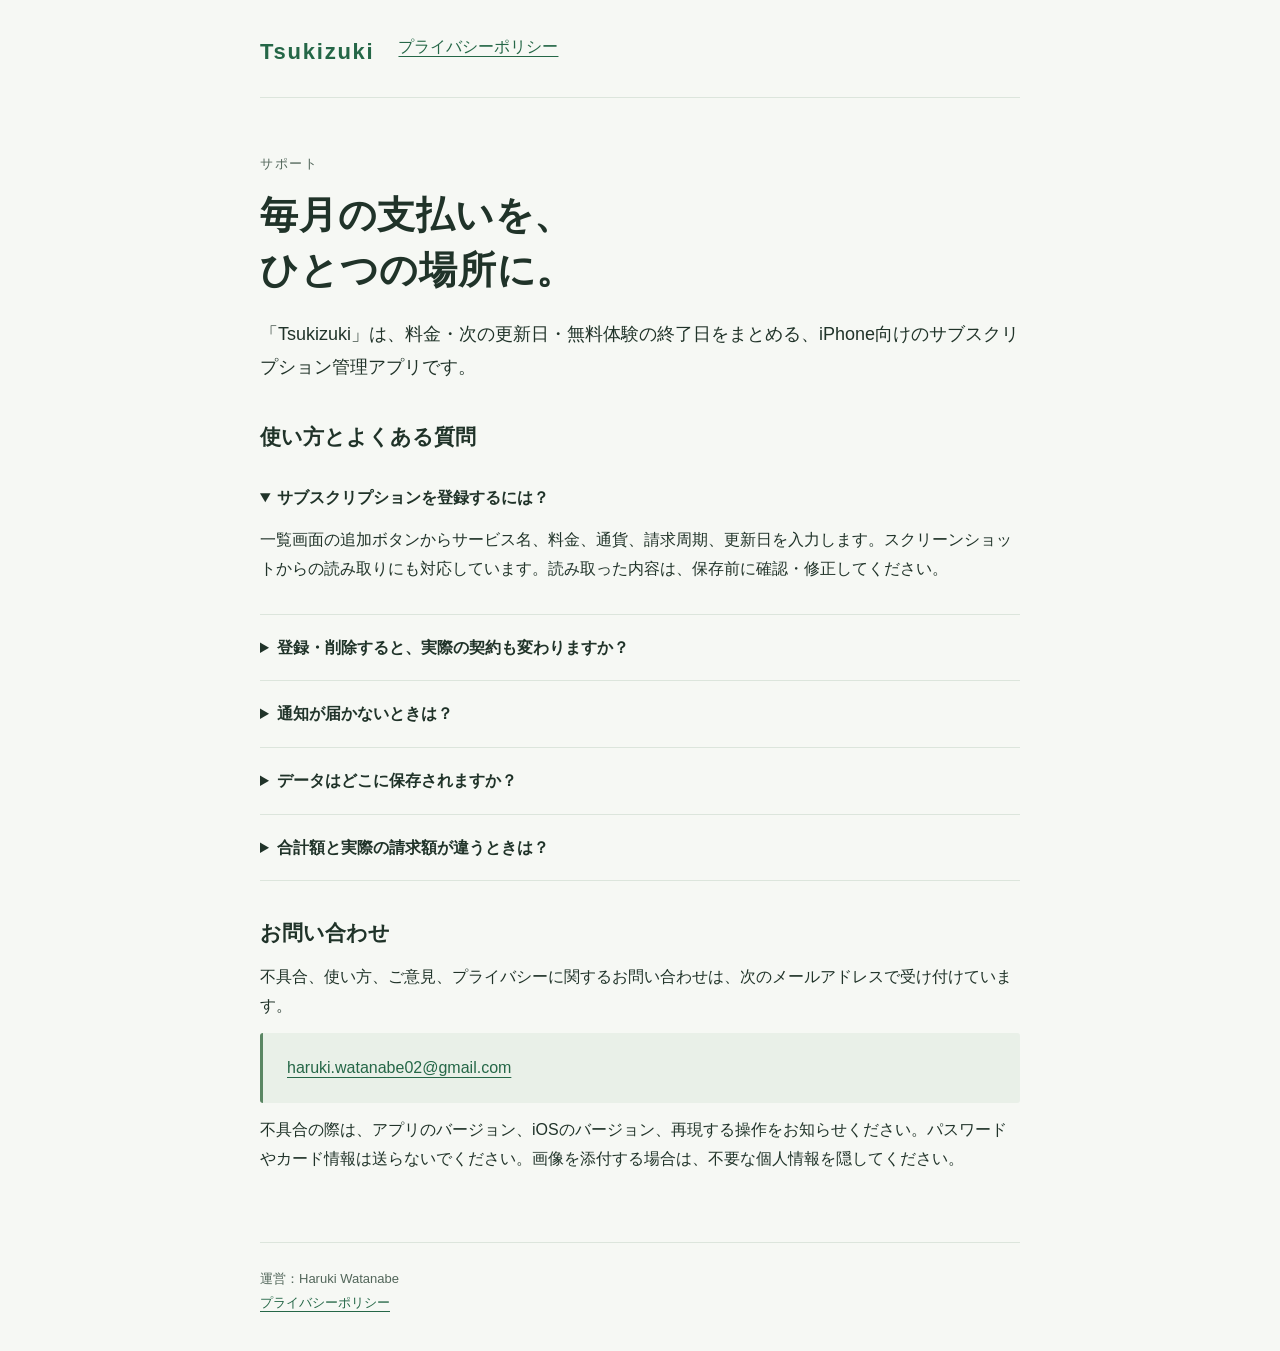
<file: tsukizuki/index.html>
<!doctype html>
<html lang="ja"><head><meta charset="utf-8"><meta name="viewport" content="width=device-width,initial-scale=1"><meta name="description" content="サブスクリプション管理アプリ「Tsukizuki」のサポートとお問い合わせ。"><title>Tsukizuki｜サポート</title><link rel="stylesheet" href="style.css"><link rel="icon" type="image/png" href="favicon.png"><link rel="apple-touch-icon" href="favicon.png"></head><body>
<header><nav aria-label="メインナビゲーション"><a class="brand" href="./">Tsukizuki</a><a href="privacy/">プライバシーポリシー</a></nav></header>
<main><p class="label">サポート</p><h1>毎月の支払いを、<br>ひとつの場所に。</h1><p class="lead">「Tsukizuki」は、料金・次の更新日・無料体験の終了日をまとめる、iPhone向けのサブスクリプション管理アプリです。</p>
<h2>使い方とよくある質問</h2>
<details open><summary>サブスクリプションを登録するには？</summary><p>一覧画面の追加ボタンからサービス名、料金、通貨、請求周期、更新日を入力します。スクリーンショットからの読み取りにも対応しています。読み取った内容は、保存前に確認・修正してください。</p></details>
<details><summary>登録・削除すると、実際の契約も変わりますか？</summary><p>Tsukizukiは契約情報を記録するアプリです。アプリ内の登録・解約済みへの変更・削除で、実際の契約や支払いは変わりません。契約の解約は、契約先またはAppleのサブスクリプション管理画面で行ってください。</p></details>
<details><summary>通知が届かないときは？</summary><p>各サブスクリプションの通知設定と、iPhoneの「設定」→「通知」でTsukizukiの通知許可を確認してください。集中モードや通知の要約によって、通知が遅れたり表示されなかったりすることがあります。</p></details>
<details><summary>データはどこに保存されますか？</summary><p>登録内容は端末に保存されます。iCloudが利用できる場合は、ご自身のiCloudプライベートデータベースを通じて同期します。開発者が登録内容を閲覧する機能はありません。詳しくは<a href="privacy/">プライバシーポリシー</a>をご確認ください。</p></details>
<details><summary>合計額と実際の請求額が違うときは？</summary><p>月額・年額への換算と外貨換算は目安です。支払い周期、為替レート、手数料、契約先の請求条件によって実際の請求額とは異なります。オフライン時は最後に取得した為替レートを使います。</p></details>
<h2>お問い合わせ</h2><p>不具合、使い方、ご意見、プライバシーに関するお問い合わせは、次のメールアドレスで受け付けています。</p><p class="note contact"><a href="mailto:haruki.watanabe02@gmail.com">haruki.watanabe02@gmail.com</a></p><p>不具合の際は、アプリのバージョン、iOSのバージョン、再現する操作をお知らせください。パスワードやカード情報は送らないでください。画像を添付する場合は、不要な個人情報を隠してください。</p>
</main><footer>運営：Haruki Watanabe<br><a href="privacy/">プライバシーポリシー</a></footer></body></html>
</file>
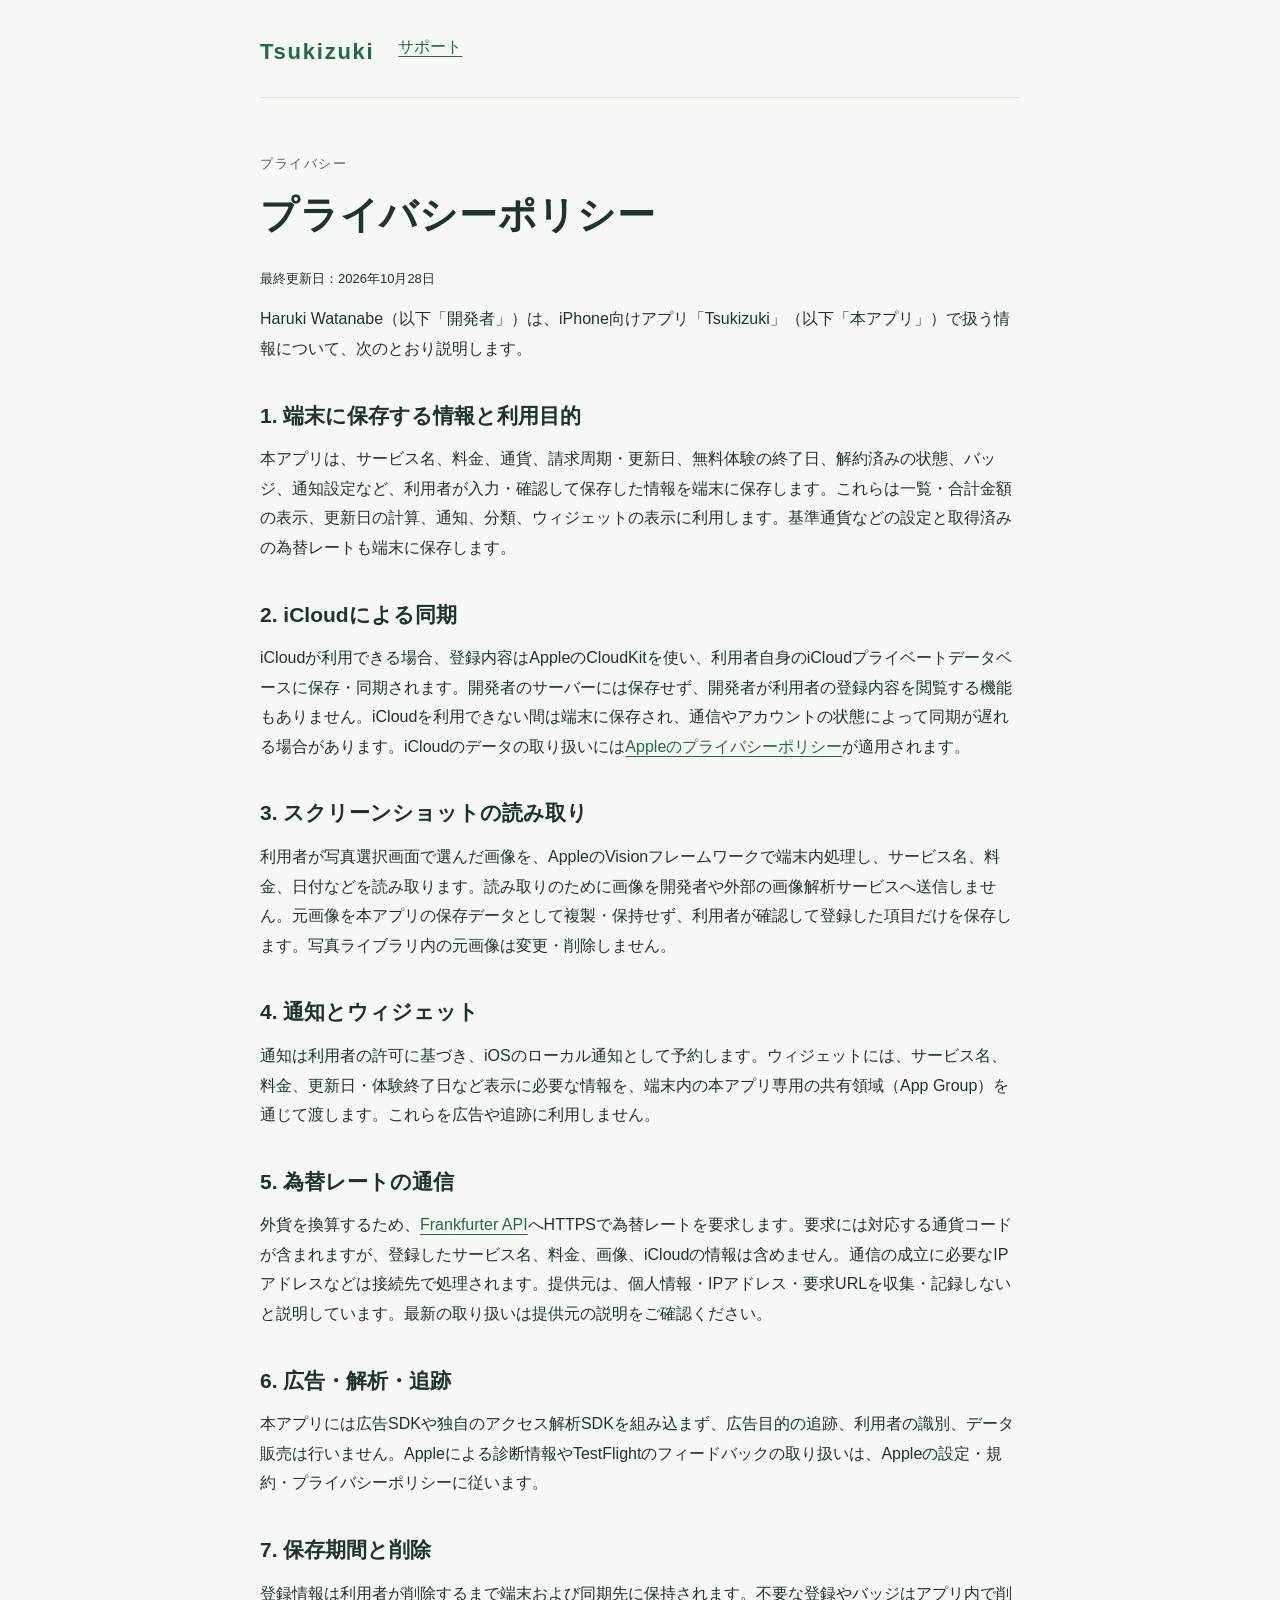
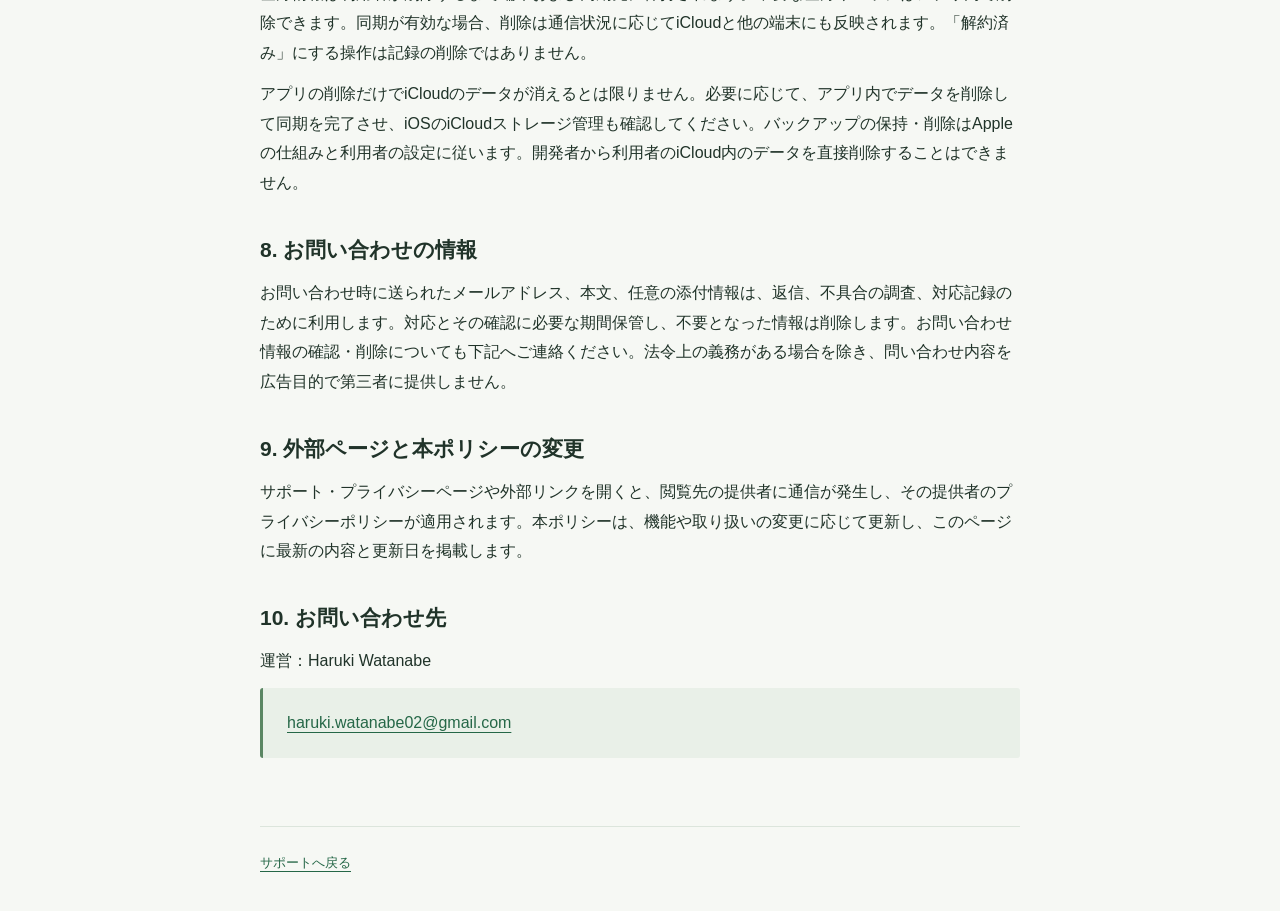
<file: tsukizuki/privacy/index.html>
<!doctype html>
<html lang="ja"><head><meta charset="utf-8"><meta name="viewport" content="width=device-width,initial-scale=1"><meta name="description" content="Tsukizukiのデータ保存、iCloud同期、画像読み取り、為替通信、削除方法に関するプライバシーポリシー。"><title>プライバシーポリシー｜Tsukizuki</title><link rel="stylesheet" href="../style.css"><link rel="icon" type="image/png" href="../favicon.png"><link rel="apple-touch-icon" href="../favicon.png"></head><body>
<header><nav aria-label="メインナビゲーション"><a class="brand" href="../">Tsukizuki</a><a href="../">サポート</a></nav></header>
<main><p class="label">プライバシー</p><h1>プライバシーポリシー</h1><p><small>最終更新日：2026年10月28日</small></p><p>Haruki Watanabe（以下「開発者」）は、iPhone向けアプリ「Tsukizuki」（以下「本アプリ」）で扱う情報について、次のとおり説明します。</p>
<h2>1. 端末に保存する情報と利用目的</h2><p>本アプリは、サービス名、料金、通貨、請求周期・更新日、無料体験の終了日、解約済みの状態、バッジ、通知設定など、利用者が入力・確認して保存した情報を端末に保存します。これらは一覧・合計金額の表示、更新日の計算、通知、分類、ウィジェットの表示に利用します。基準通貨などの設定と取得済みの為替レートも端末に保存します。</p>
<h2>2. iCloudによる同期</h2><p>iCloudが利用できる場合、登録内容はAppleのCloudKitを使い、利用者自身のiCloudプライベートデータベースに保存・同期されます。開発者のサーバーには保存せず、開発者が利用者の登録内容を閲覧する機能もありません。iCloudを利用できない間は端末に保存され、通信やアカウントの状態によって同期が遅れる場合があります。iCloudのデータの取り扱いには<a href="https://www.apple.com/legal/privacy/jp/">Appleのプライバシーポリシー</a>が適用されます。</p>
<h2>3. スクリーンショットの読み取り</h2><p>利用者が写真選択画面で選んだ画像を、AppleのVisionフレームワークで端末内処理し、サービス名、料金、日付などを読み取ります。読み取りのために画像を開発者や外部の画像解析サービスへ送信しません。元画像を本アプリの保存データとして複製・保持せず、利用者が確認して登録した項目だけを保存します。写真ライブラリ内の元画像は変更・削除しません。</p>
<h2>4. 通知とウィジェット</h2><p>通知は利用者の許可に基づき、iOSのローカル通知として予約します。ウィジェットには、サービス名、料金、更新日・体験終了日など表示に必要な情報を、端末内の本アプリ専用の共有領域（App Group）を通じて渡します。これらを広告や追跡に利用しません。</p>
<h2>5. 為替レートの通信</h2><p>外貨を換算するため、<a href="https://frankfurter.dev/">Frankfurter API</a>へHTTPSで為替レートを要求します。要求には対応する通貨コードが含まれますが、登録したサービス名、料金、画像、iCloudの情報は含めません。通信の成立に必要なIPアドレスなどは接続先で処理されます。提供元は、個人情報・IPアドレス・要求URLを収集・記録しないと説明しています。最新の取り扱いは提供元の説明をご確認ください。</p>
<h2>6. 広告・解析・追跡</h2><p>本アプリには広告SDKや独自のアクセス解析SDKを組み込まず、広告目的の追跡、利用者の識別、データ販売は行いません。Appleによる診断情報やTestFlightのフィードバックの取り扱いは、Appleの設定・規約・プライバシーポリシーに従います。</p>
<h2>7. 保存期間と削除</h2><p>登録情報は利用者が削除するまで端末および同期先に保持されます。不要な登録やバッジはアプリ内で削除できます。同期が有効な場合、削除は通信状況に応じてiCloudと他の端末にも反映されます。「解約済み」にする操作は記録の削除ではありません。</p><p>アプリの削除だけでiCloudのデータが消えるとは限りません。必要に応じて、アプリ内でデータを削除して同期を完了させ、iOSのiCloudストレージ管理も確認してください。バックアップの保持・削除はAppleの仕組みと利用者の設定に従います。開発者から利用者のiCloud内のデータを直接削除することはできません。</p>
<h2>8. お問い合わせの情報</h2><p>お問い合わせ時に送られたメールアドレス、本文、任意の添付情報は、返信、不具合の調査、対応記録のために利用します。対応とその確認に必要な期間保管し、不要となった情報は削除します。お問い合わせ情報の確認・削除についても下記へご連絡ください。法令上の義務がある場合を除き、問い合わせ内容を広告目的で第三者に提供しません。</p>
<h2>9. 外部ページと本ポリシーの変更</h2><p>サポート・プライバシーページや外部リンクを開くと、閲覧先の提供者に通信が発生し、その提供者のプライバシーポリシーが適用されます。本ポリシーは、機能や取り扱いの変更に応じて更新し、このページに最新の内容と更新日を掲載します。</p>
<h2>10. お問い合わせ先</h2><p>運営：Haruki Watanabe</p><p class="note contact"><a href="mailto:haruki.watanabe02@gmail.com">haruki.watanabe02@gmail.com</a></p>
</main><footer><a href="../">サポートへ戻る</a></footer></body></html>
</file>
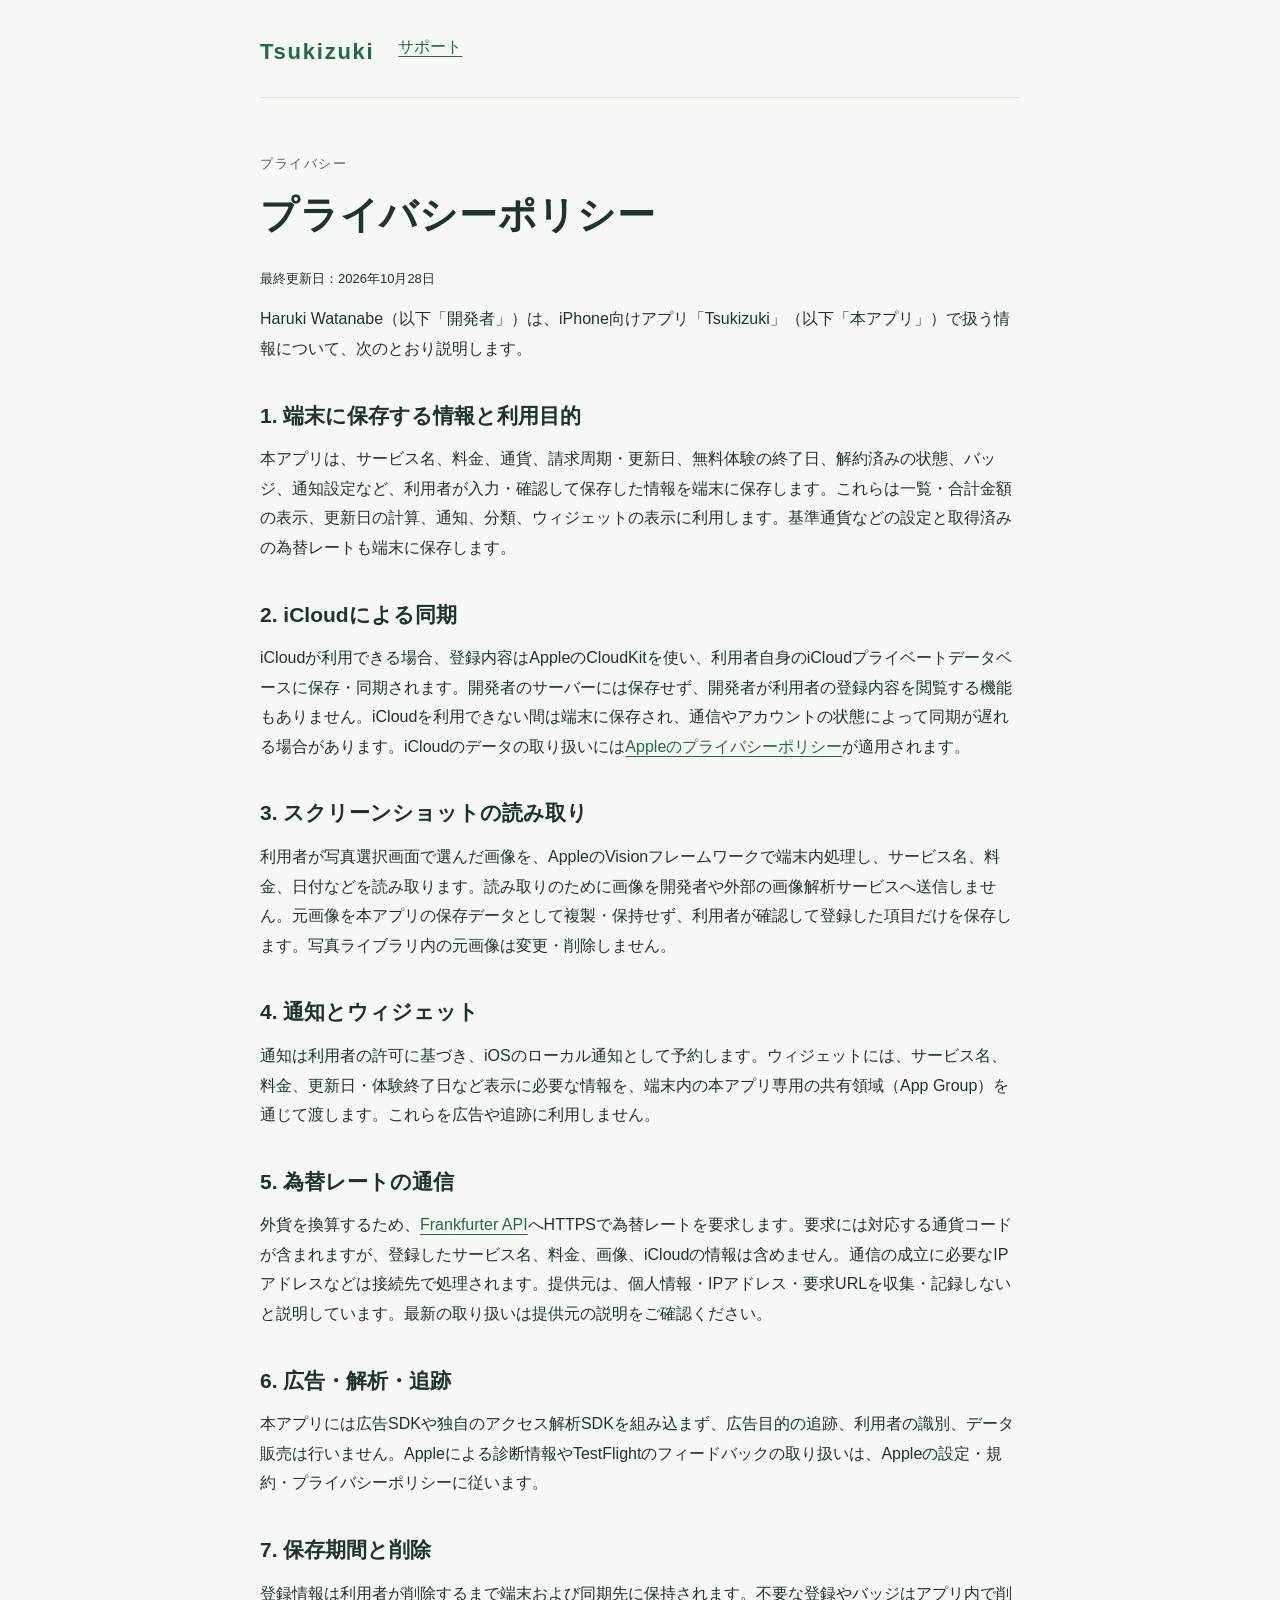
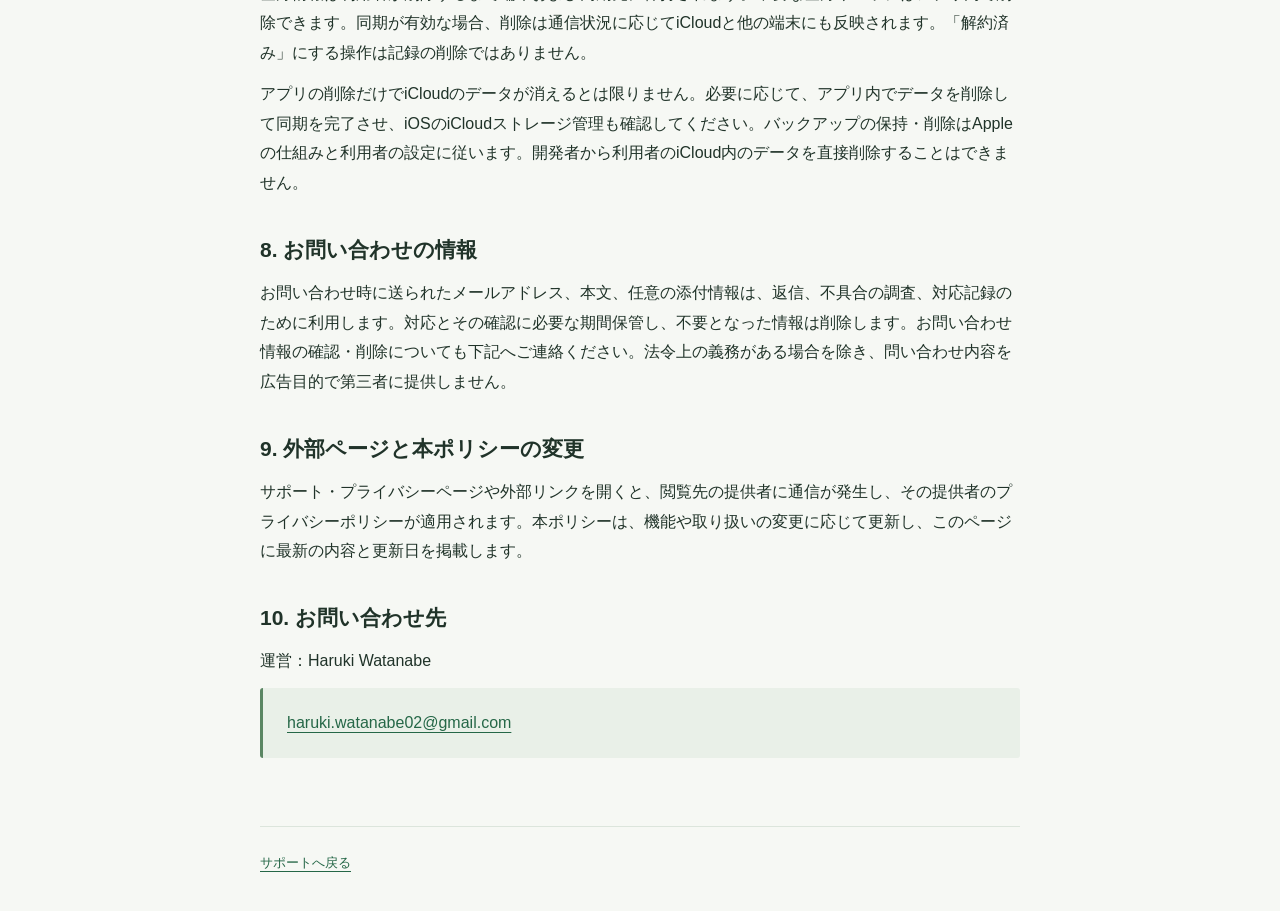
<file: tsukizuki/privacy.html>
<!doctype html>
<html lang="ja"><head><meta charset="utf-8"><meta http-equiv="refresh" content="0; url=privacy/"><title>プライバシーポリシーへ移動｜Tsukizuki</title><link rel="canonical" href="https://ressharu.github.io/tsukizuki/privacy/"><link rel="icon" type="image/png" href="favicon.png"><link rel="apple-touch-icon" href="favicon.png"></head><body><p><a href="privacy/">プライバシーポリシーへ移動</a></p></body></html>
</file>
<file: tsukizuki/style.css>
:root{font-family:-apple-system,BlinkMacSystemFont,"Hiragino Kaku Gothic ProN",sans-serif;color:#203329;background:#f6f8f4;line-height:1.85;color-scheme:light}*{box-sizing:border-box}body{margin:0}header,main,footer{width:min(100% - 40px,760px);margin:auto}header{padding:32px 0 24px;border-bottom:1px solid #dce5dc}nav{display:flex;gap:24px;flex-wrap:wrap}a{color:#256747;text-underline-offset:4px}a:focus-visible{outline:3px solid #c59a24;outline-offset:5px}.brand{font-weight:750;font-size:22px;text-decoration:none;letter-spacing:.08em}main{padding:42px 0 56px}h1{font-size:clamp(27px,5vw,38px);line-height:1.45;margin:8px 0 20px;letter-spacing:.02em}h2{font-size:21px;line-height:1.55;margin:36px 0 12px}p{margin:12px 0}.label{font-size:13px;letter-spacing:.12em;color:#52665a}.lead{font-size:18px}.note{padding:20px 24px;background:#e9f0e8;border-left:3px solid #5a8663;border-radius:3px}.contact{overflow-wrap:anywhere}footer{border-top:1px solid #dce5dc;padding:24px 0 36px;font-size:13px;color:#52665a}ul{padding-left:1.4em}li+li{margin-top:8px}details{border-bottom:1px solid #dce5dc;padding:18px 0}summary{font-weight:650;cursor:pointer}small{font-size:13px}@media(prefers-color-scheme:dark){:root{color-scheme:dark;color:#e0e9e0;background:#142019}a{color:#99cfaa}.label,footer{color:#b0c3b4}.note{background:#24372b}header,footer,details{border-color:#405748}}
</file>
